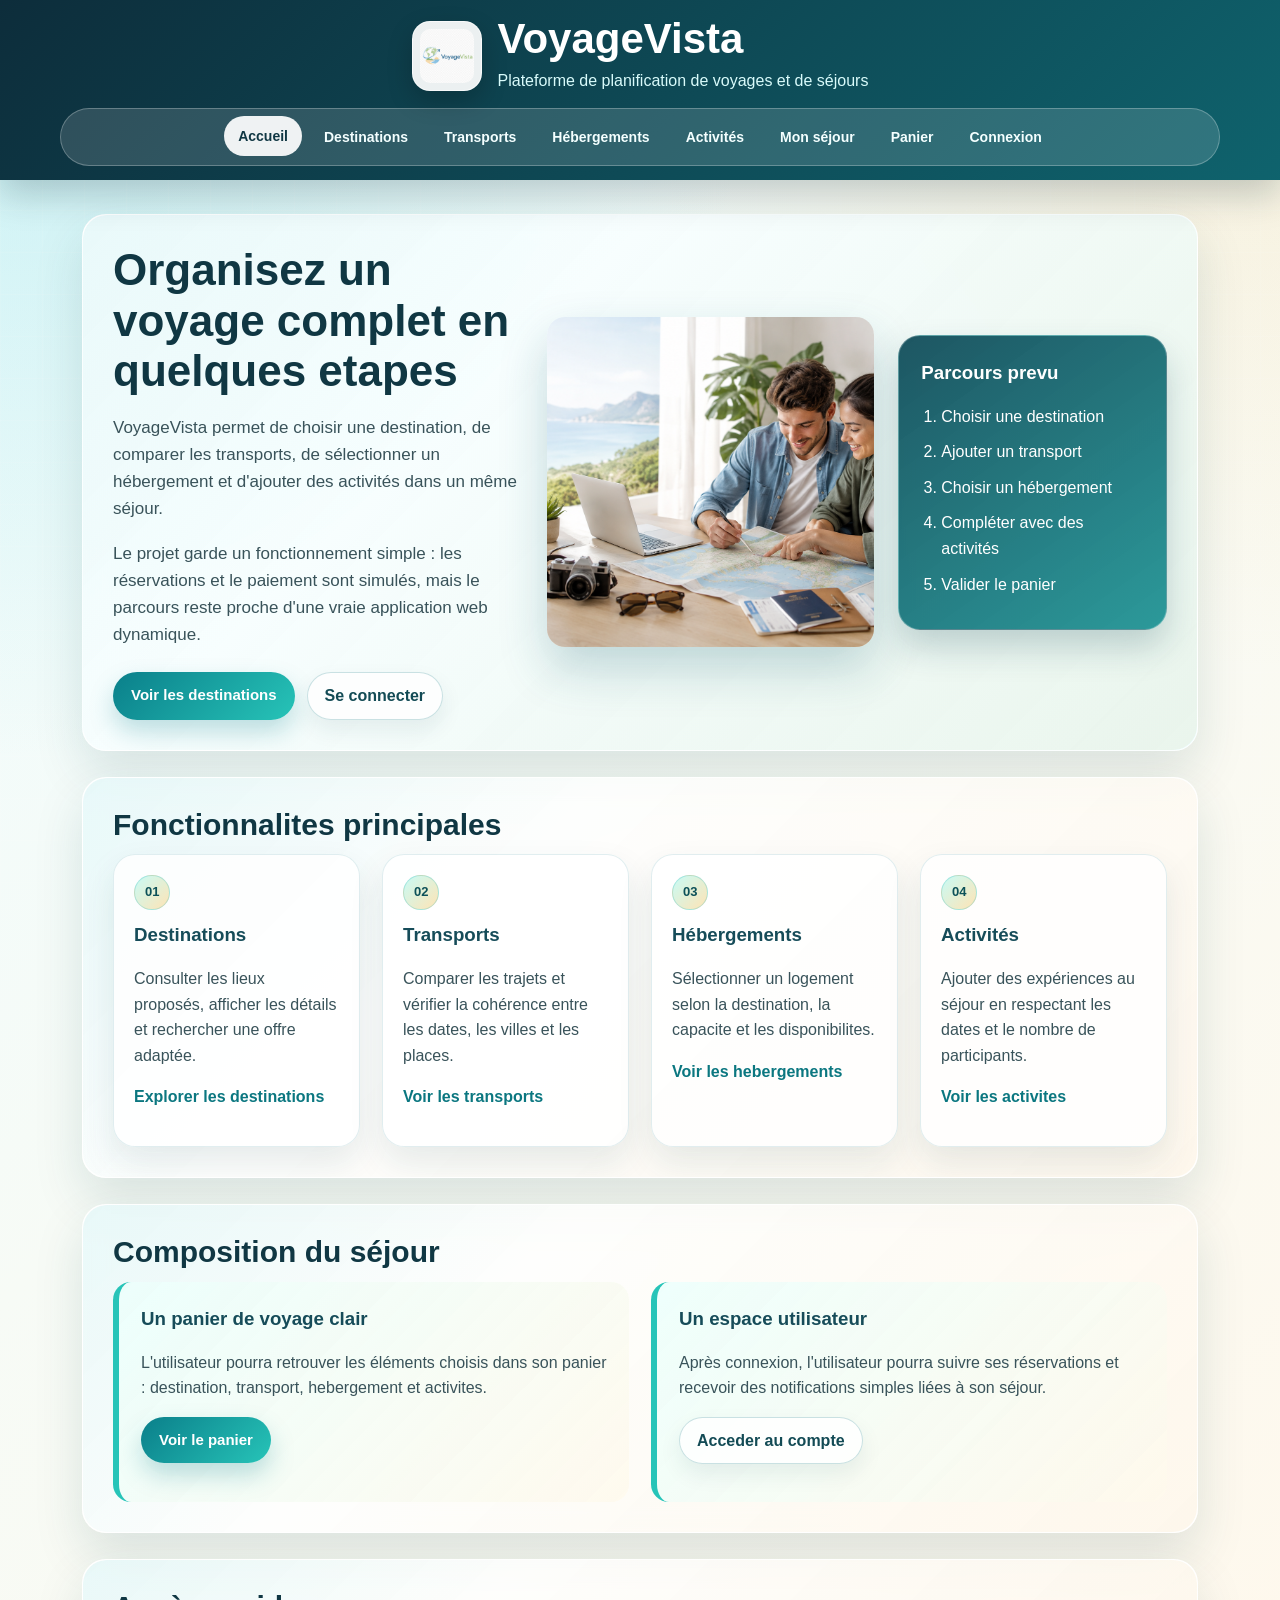
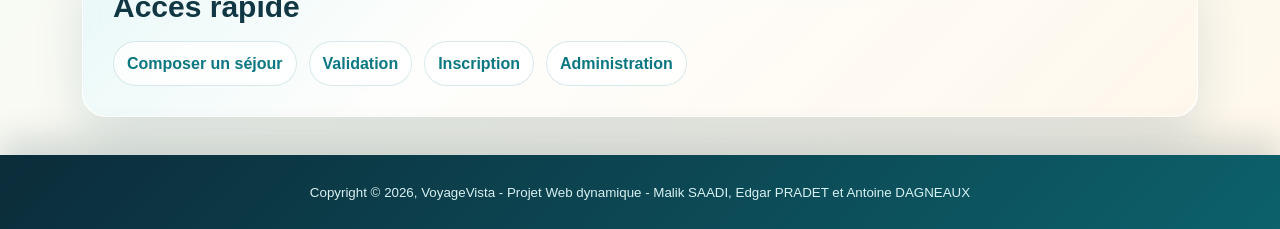
<file: Web Dynamique/Projet Site Internet Voyage/index.html>
<!DOCTYPE html>
<html lang="fr">
<head>
  <meta charset="utf-8">
  <meta name="viewport" content="width=device-width, initial-scale=1">
  <title>VoyageVista - Accueil</title>
  <link rel="stylesheet" href="style.css">
</head>

<body>
  <header>
    <div class="header-title">
      <img class="site-logo" src="assets/images/logo-voyagevista.png" alt="Logo VoyageVista">
      <div>
        <h1>VoyageVista</h1>
        <p>Plateforme de planification de voyages et de séjours</p>
      </div>
    </div>

    <nav>
      <ul>
        <li><a href="index.html">Accueil</a></li>
        <li><a href="destinations.php">Destinations</a></li>
        <li><a href="transports.php">Transports</a></li>
        <li><a href="hebergements.php">Hébergements</a></li>
        <li><a href="activites.php">Activités</a></li>
        <li><a href="sejour.php">Mon séjour</a></li>
        <li><a href="panier.php">Panier</a></li>
        <li><a href="connexion.php">Connexion</a></li>
      </ul>
    </nav>
  </header>

  <main>
    <section class="hero">
      <div class="hero-text">
        <h2>Organisez un voyage complet en quelques etapes</h2>
        <p>
          VoyageVista permet de choisir une destination, de comparer les transports,
          de sélectionner un hébergement et d'ajouter des activités dans un même séjour.
        </p>
        <p>
          Le projet garde un fonctionnement simple : les réservations et le paiement sont simulés,
          mais le parcours reste proche d'une vraie application web dynamique.
        </p>

        <div class="hero-links">
          <a class="button-link" href="destinations.php">Voir les destinations</a>
          <a class="second-link" href="connexion.php">Se connecter</a>
        </div>
      </div>

      <div class="hero-image">
        <img class="hero-img" src="assets/images/hero-voyagevista.png" alt="Voyageurs qui préparent un séjour avec VoyageVista">
      </div>

      <div class="hero-box">
        <h3>Parcours prevu</h3>
        <ol>
          <li>Choisir une destination</li>
          <li>Ajouter un transport</li>
          <li>Choisir un hébergement</li>
          <li>Compléter avec des activités</li>
          <li>Valider le panier</li>
        </ol>
      </div>
    </section>

    <section class="features">
      <h2>Fonctionnalites principales</h2>

      <div class="feature-list">
        <article>
          <span class="tag">01</span>
          <h3>Destinations</h3>
          <p>Consulter les lieux proposés, afficher les détails et rechercher une offre adaptée.</p>
          <p><a href="destinations.php">Explorer les destinations</a></p>
        </article>

        <article>
          <span class="tag">02</span>
          <h3>Transports</h3>
          <p>Comparer les trajets et vérifier la cohérence entre les dates, les villes et les places.</p>
          <p><a href="transports.php">Voir les transports</a></p>
        </article>

        <article>
          <span class="tag">03</span>
          <h3>Hébergements</h3>
          <p>Sélectionner un logement selon la destination, la capacite et les disponibilites.</p>
          <p><a href="hebergements.php">Voir les hebergements</a></p>
        </article>

        <article>
          <span class="tag">04</span>
          <h3>Activités</h3>
          <p>Ajouter des expériences au séjour en respectant les dates et le nombre de participants.</p>
          <p><a href="activites.php">Voir les activites</a></p>
        </article>
      </div>
    </section>

    <section class="planning">
      <h2>Composition du séjour</h2>

      <div class="planning-content">
        <div>
          <h3>Un panier de voyage clair</h3>
          <p>
            L'utilisateur pourra retrouver les éléments choisis dans son panier :
            destination, transport, hebergement et activites.
          </p>
          <p><a class="button-link" href="panier.php">Voir le panier</a></p>
        </div>

        <div>
          <h3>Un espace utilisateur</h3>
          <p>
            Après connexion, l'utilisateur pourra suivre ses réservations et recevoir
            des notifications simples liées à son séjour.
          </p>
          <p><a class="second-link" href="compte.php">Acceder au compte</a></p>
        </div>
      </div>
    </section>

    <section class="quick-links">
      <h2>Accès rapide</h2>
      <p>
        <a href="sejour.php">Composer un séjour</a>
        <a href="validation.php">Validation</a>
        <a href="inscription.php">Inscription</a>
        <a href="admin.php">Administration</a>
      </p>
    </section>
  </main>

  <footer>
    <small>Copyright &copy; 2026, VoyageVista - Projet Web dynamique - Malik SAADI, Edgar PRADET et Antoine DAGNEAUX</small>
  </footer>

  <script src="script.js"></script>
</body>
</html>
</file>
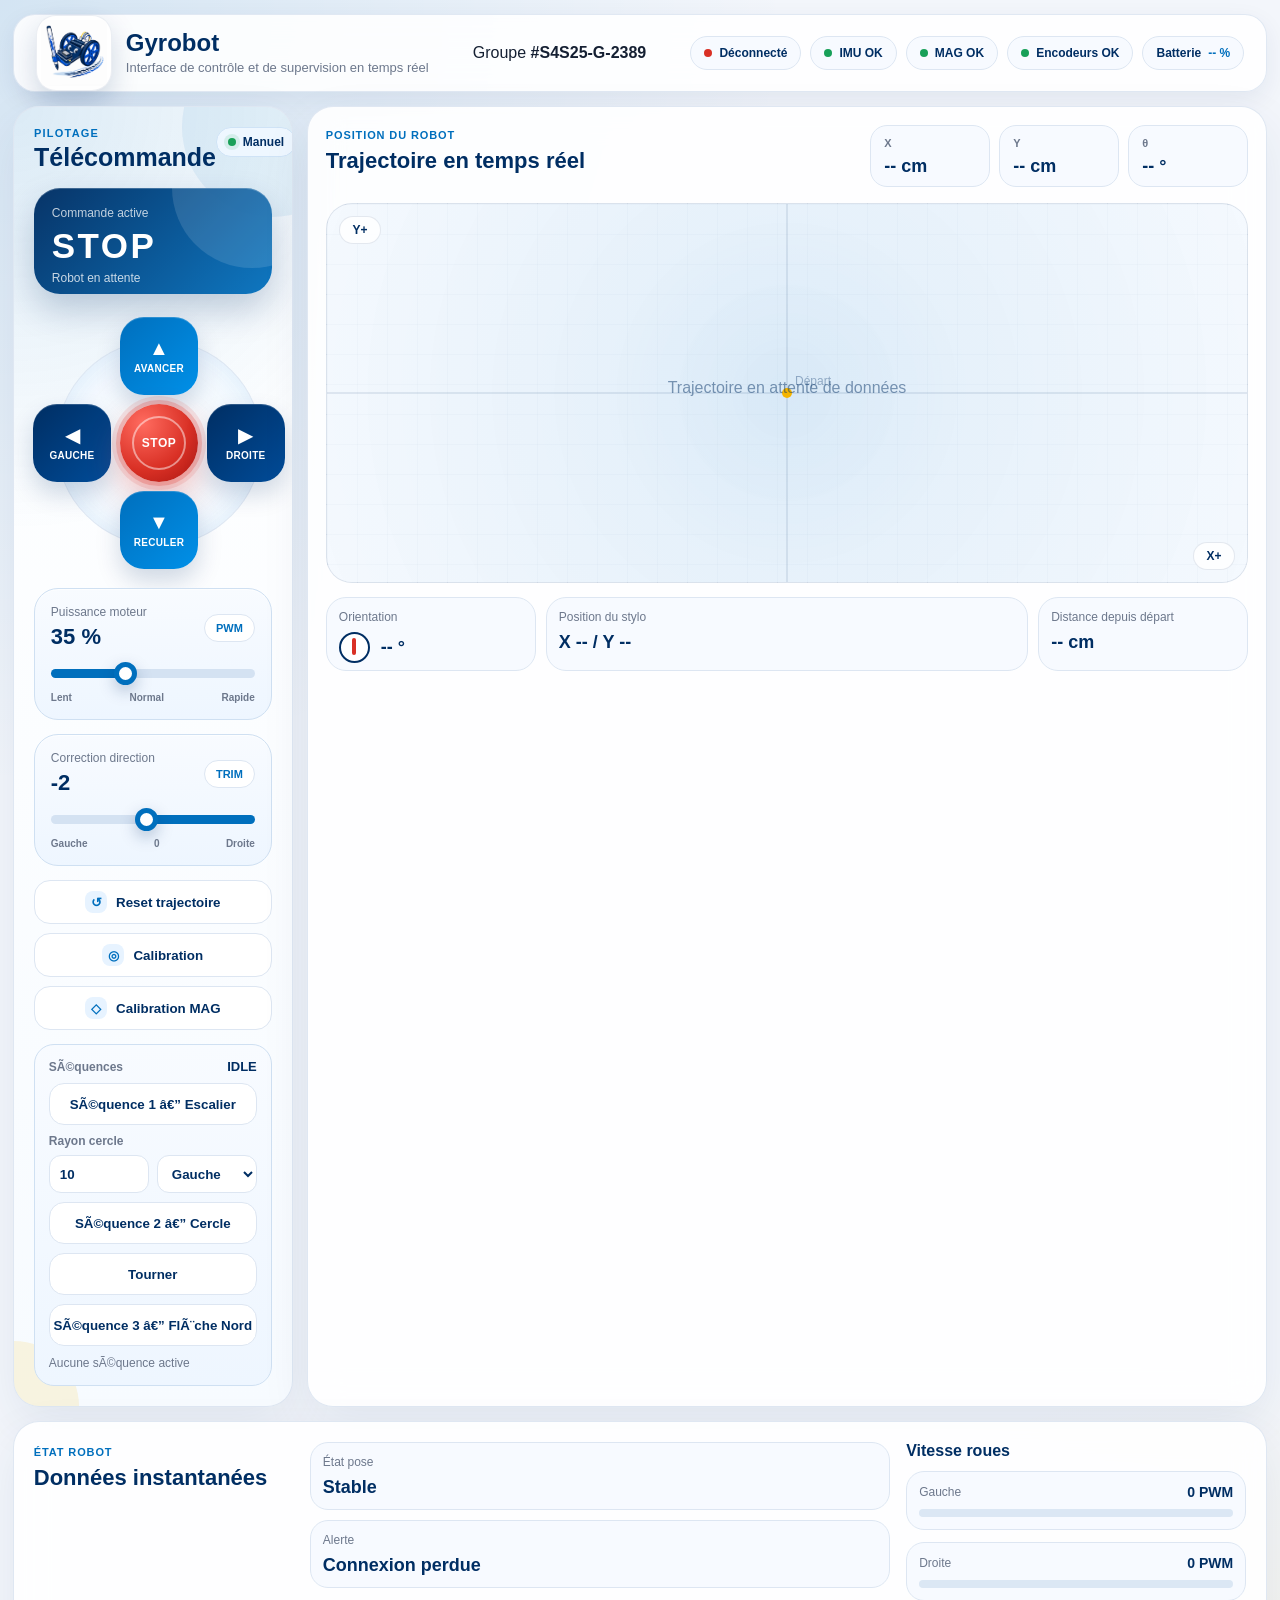
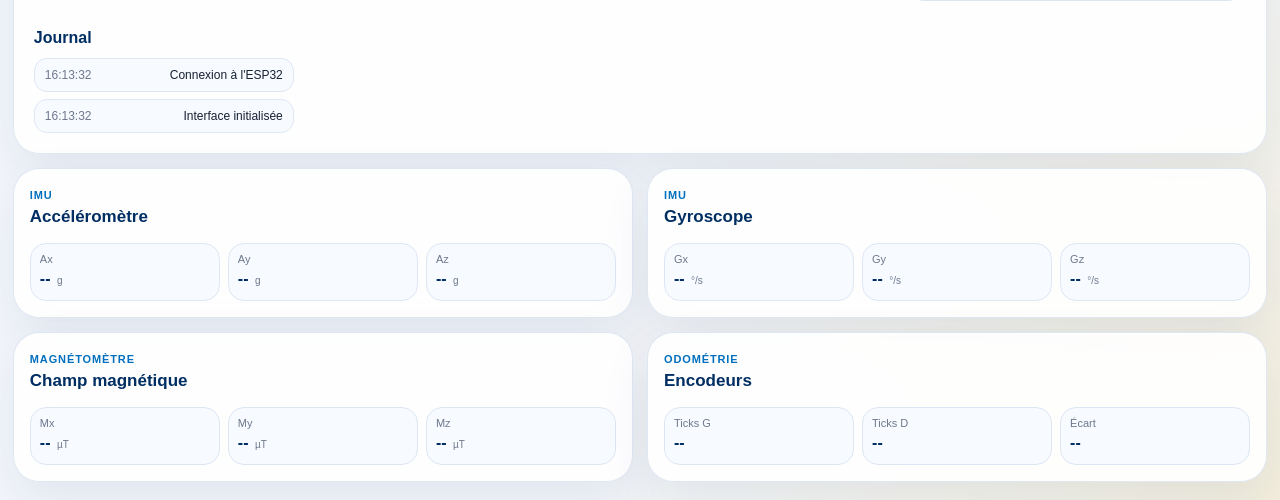
<file: C++/GYROBOT/GUI Projet Gyrobot/index.html>
<!DOCTYPE html>
<html lang="fr">
<head>
    <meta charset="UTF-8">
    <meta name="viewport" content="width=device-width, initial-scale=1.0">
    <title>Gyrobot Interface</title>
    <link rel="stylesheet" href="style.css">
</head>

<body>
    <main class="page">

        <!-- NAVBAR -->
        <header class="navbar">
            <div class="brand">
            <div class="brand-logo">
                <img src="assets/logo_gyrobot.png" alt="Logo Gyrobot">
            </div>
                <div>
                    <h1>Gyrobot</h1>
                    <p>Interface de contrôle et de supervision en temps réel</p>
                </div>
            </div>

            <div class="group-badge">
                <span>Groupe</span>
                <strong>#S4S25-G-2389</strong>
            </div>

            <div class="navbar-status">
                <div class="status-pill ok" id="connectionStatus">
                    <span></span>
                    Connecté
                </div>

                <div class="status-pill ok" id="imuStatus">
                    <span></span>
                    IMU OK
                </div>

                <div class="status-pill ok" id="magStatus">
                    <span></span>
                    MAG OK
                </div>

                <div class="status-pill ok" id="encoderStatus">
                    <span></span>
                    Encodeurs OK
                </div>

                <div class="battery">
                    Batterie <strong id="batteryValue">-- %</strong>
                </div>
            </div>
        </header>

        <!-- HERO / COMMAND CENTER -->
        <section class="hero">

            <!-- LEFT CONTROL AREA -->
<aside class="control-card remote-card">
    <div class="remote-header">
        <div>
            <span class="eyebrow">Pilotage</span>
            <h2>Télécommande</h2>
        </div>

        <div class="remote-mode">
            <span></span>
            Manuel
        </div>
    </div>

    <div class="remote-screen">
        <span>Commande active</span>
        <strong id="currentCommand">STOP</strong>
        <small id="remoteHint">Robot en attente</small>
    </div>

    <div class="remote-pad">
        <button class="remote-btn remote-forward" data-command="forward">
            <span class="arrow">▲</span>
            <strong>Avancer</strong>
        </button>

        <button class="remote-btn remote-left" data-command="left">
            <span class="arrow">◀</span>
            <strong>Gauche</strong>
        </button>

        <button class="remote-btn remote-stop" data-command="stop">
            <span class="stop-core">STOP</span>
        </button>

        <button class="remote-btn remote-right" data-command="right">
            <span class="arrow">▶</span>
            <strong>Droite</strong>
        </button>

        <button class="remote-btn remote-backward" data-command="backward">
            <span class="arrow">▼</span>
            <strong>Reculer</strong>
        </button>
    </div>

    <div class="speed-console">
        <div class="speed-console-top">
            <div>
                <span>Puissance moteur</span>
                <strong id="speedValue">50 %</strong>
            </div>

            <div class="speed-chip">PWM</div>
        </div>

        <input type="range" id="speedRange" min="0" max="100" value="50">

        <div class="speed-scale">
            <span>Lent</span>
            <span>Normal</span>
            <span>Rapide</span>
        </div>
    </div>

    <div class="remote-actions">
        <button id="resetTrajectoryBtn">
            <span>↺</span>
            Reset trajectoire
        </button>

        <button id="calibrateBtn">
            <span>◎</span>
            Calibration
        </button>
    </div>
    
    <div class="sequence-panel">
        <div class="sequence-panel-top">
            <span>SÃ©quences</span>
            <strong id="sequenceStatus">idle</strong>
        </div>

        <button id="stairSequenceBtn">SÃ©quence 1 â€” Escalier</button>
        <div class="circle-sequence-control">
            <label for="circleRadius">Rayon cercle</label>
            <div>
                <input type="number" id="circleRadius" min="2" max="20" value="10" step="0.5">
                <select id="circleDirection">
                    <option value="left">Gauche</option>
                    <option value="right">Droite</option>
                </select>
            </div>
        </div>
        <button id="circleSequenceBtn">SÃ©quence 2 â€” Cercle</button>
        <button id="turnInPlaceBtn">Tourner</button>
        <button id="northArrowSequenceBtn">SÃ©quence 3 â€” FlÃ¨che Nord</button>

        <small id="sequenceStep">Aucune sÃ©quence active</small>
    </div>
</aside>

            <!-- CENTER MAP AREA -->
            <section class="map-card">
                <div class="map-top">
                    <div>
                        <span>Position du robot</span>
                        <h2>Trajectoire en temps réel</h2>
                    </div>

                    <div class="map-metrics">
                        <div>
                            <span>X</span>
                            <strong id="poseEncX">-- cm</strong>
                        </div>
                        <div>
                            <span>Y</span>
                            <strong id="poseEncY">-- cm</strong>
                        </div>
                        <div>
                            <span>θ</span>
                            <strong id="poseEncTheta">-- °</strong>
                        </div>
                    </div>
                </div>

                <div class="map-zone">
                    <canvas id="trajectoryCanvas" width="1000" height="380"></canvas>

                    <div class="axis-label axis-y">Y+</div>
                    <div class="axis-label axis-x">X+</div>
                </div>

                <div class="map-bottom">
                    <div class="orientation-box">
                        <span>Orientation</span>
                        <div class="orientation-line">
                            <div class="mini-compass">
                                <div id="compassNeedle" class="needle"></div>
                            </div>
                            <strong id="orientationText">-- °</strong>
                        </div>
                    </div>

                    <div class="pen-box">
                        <span>Position du stylo</span>
                        <strong id="penPositionValue">X -- / Y --</strong>
                    </div>

                    <div class="distance-box">
                        <span>Distance depuis départ</span>
                        <strong id="distanceValue">-- cm</strong>
                    </div>
                </div>
            </section>

            <!-- RIGHT LIVE STATUS -->
            <aside class="live-card">
                <div class="section-title">
                    <span>État robot</span>
                    <h2>Données instantanées</h2>
                </div>

                <div class="live-state">
                    <div>
                        <span>État pose</span>
                        <strong id="poseStateValue">Stable</strong>
                    </div>

                    <div>
                        <span>Alerte</span>
                        <strong id="alertText">Aucune</strong>
                    </div>
                </div>

                <div class="wheel-preview">
                    <h3>Vitesse roues</h3>

                    <div class="wheel-line">
                        <div class="wheel-info">
                            <span>Gauche</span>
                            <strong id="leftRpmValue">-- tr/min</strong>
                        </div>
                        <div class="bar">
                            <div id="leftRpmBar"></div>
                        </div>
                    </div>

                    <div class="wheel-line">
                        <div class="wheel-info">
                            <span>Droite</span>
                            <strong id="rightRpmValue">-- tr/min</strong>
                        </div>
                        <div class="bar">
                            <div id="rightRpmBar"></div>
                        </div>
                    </div>
                </div>

                <div class="log-card">
                    <h3>Journal</h3>
                    <div id="logList" class="log-list"></div>
                </div>
            </aside>

        </section>

        <!-- LOWER DATA STRIP -->
        <section class="data-strip">

            <article class="sensor-panel">
                <div class="sensor-title">
                    <span>IMU</span>
                    <h3>Accéléromètre</h3>
                </div>

                <div class="sensor-values">
                    <div>
                        <span>Ax</span>
                        <strong id="axValue">--</strong>
                        <small>g</small>
                    </div>
                    <div>
                        <span>Ay</span>
                        <strong id="ayValue">--</strong>
                        <small>g</small>
                    </div>
                    <div>
                        <span>Az</span>
                        <strong id="azValue">--</strong>
                        <small>g</small>
                    </div>
                </div>
            </article>

            <article class="sensor-panel">
                <div class="sensor-title">
                    <span>IMU</span>
                    <h3>Gyroscope</h3>
                </div>

                <div class="sensor-values">
                    <div>
                        <span>Gx</span>
                        <strong id="gxValue">--</strong>
                        <small>°/s</small>
                    </div>
                    <div>
                        <span>Gy</span>
                        <strong id="gyValue">--</strong>
                        <small>°/s</small>
                    </div>
                    <div>
                        <span>Gz</span>
                        <strong id="gzValue">--</strong>
                        <small>°/s</small>
                    </div>
                </div>
            </article>

            <article class="sensor-panel">
                <div class="sensor-title">
                    <span>Magnétomètre</span>
                    <h3>Champ magnétique</h3>
                </div>

                <div class="sensor-values">
                    <div>
                        <span>Mx</span>
                        <strong id="mxValue">--</strong>
                        <small>µT</small>
                    </div>
                    <div>
                        <span>My</span>
                        <strong id="myValue">--</strong>
                        <small>µT</small>
                    </div>
                    <div>
                        <span>Mz</span>
                        <strong id="mzValue">--</strong>
                        <small>µT</small>
                    </div>
                </div>
            </article>

            <article class="sensor-panel">
                <div class="sensor-title">
                    <span>Odométrie</span>
                    <h3>Encodeurs</h3>
                </div>

                <div class="sensor-values">
                    <div>
                        <span>Ticks G</span>
                        <strong id="leftTicksValue">--</strong>
                    </div>
                    <div>
                        <span>Ticks D</span>
                        <strong id="rightTicksValue">--</strong>
                    </div>
                    <div>
                        <span>Écart</span>
                        <strong id="wheelDeltaValue">--</strong>
                    </div>
                </div>
            </article>

        </section>

        <!-- HIDDEN BUT KEPT FOR JS COMPATIBILITY -->
        <div class="hidden-values">
            <span id="imuXValue">--</span>
            <span id="imuYValue">--</span>
            <span id="imuThetaValue">--</span>
            <span id="encXValue">--</span>
            <span id="encYValue">--</span>
            <span id="encThetaValue">--</span>
        </div>

    </main>

    <script src="main.js"></script>
</body>
</html>
</file>
<file: Web Dynamique/Projet Site Internet Voyage/style.css>
/* Style general */
* {
  box-sizing: border-box;
}

html {
  scroll-behavior: smooth;
}

body {
  margin: 0;
  font-family: Arial, Helvetica, sans-serif;
  color: #172b35;
  line-height: 1.6;
  background:
    radial-gradient(circle at top left, rgba(83, 207, 212, 0.25), transparent 34%),
    radial-gradient(circle at top right, rgba(245, 199, 121, 0.22), transparent 30%),
    linear-gradient(135deg, #eefcff 0%, #f7fbf6 42%, #fff8ec 100%);
  min-height: 100vh;
}

body::before {
  content: "";
  position: fixed;
  inset: 0;
  pointer-events: none;
  background-image:
    linear-gradient(rgba(255, 255, 255, 0.35) 1px, transparent 1px),
    linear-gradient(90deg, rgba(255, 255, 255, 0.35) 1px, transparent 1px);
  background-size: 42px 42px;
  opacity: 0.25;
}

a {
  color: #0b7780;
  font-weight: bold;
  text-decoration: none;
  transition: color 0.25s ease, background-color 0.25s ease, transform 0.25s ease;
}

a:hover {
  color: #e27855;
}

img {
  max-width: 100%;
  height: auto;
  border: 0;
  border-radius: 18px;
}

/* En-tête et navigation */
header {
  position: sticky;
  top: 0;
  z-index: 20;
  color: white;
  padding: 18px 22px 14px 22px;
  background:
    linear-gradient(135deg, rgba(12, 44, 58, 0.96), rgba(14, 102, 112, 0.93)),
    rgba(12, 44, 58, 0.94);
  box-shadow: 0 14px 34px rgba(9, 40, 52, 0.22);
  backdrop-filter: blur(14px);
}

.header-title {
  max-width: 1160px;
  margin: 0 auto 14px auto;
  display: flex;
  justify-content: center;
  align-items: center;
  gap: 16px;
}

.header-title div {
  text-align: left;
}

.site-logo {
  width: 70px;
  height: 70px;
  object-fit: contain;
  background-color: rgba(255, 255, 255, 0.92);
  border: 1px solid rgba(255, 255, 255, 0.65);
  border-radius: 18px;
  padding: 7px;
  box-shadow: 0 10px 26px rgba(0, 0, 0, 0.20);
}

header h1 {
  margin: 0;
  font-size: 42px;
  line-height: 1;
}

header p {
  margin: 8px 0 0 0;
  color: #d9fbfb;
}

nav {
  max-width: 1160px;
  margin: auto;
  padding: 8px;
  border: 1px solid rgba(255, 255, 255, 0.26);
  border-radius: 999px;
  background-color: rgba(255, 255, 255, 0.14);
}

nav ul {
  display: flex;
  justify-content: center;
  flex-wrap: wrap;
  gap: 8px;
  list-style-type: none;
  padding: 0;
  margin: 0;
}

nav a {
  display: block;
  color: #f4ffff;
  text-decoration: none;
  padding: 9px 14px;
  border-radius: 999px;
  font-size: 14px;
}

nav a:hover,
nav a.active-link {
  color: #103743;
  background-color: rgba(255, 255, 255, 0.92);
  transform: translateY(-1px);
}

/* Mise en page */
main {
  position: relative;
  z-index: 1;
  max-width: 1160px;
  margin: 34px auto;
  padding-left: 22px;
  padding-right: 22px;
}

.layout {
  display: flex;
  gap: 22px;
  margin: 22px;
}

section {
  position: relative;
  padding: 30px;
  margin-bottom: 26px;
  border: 1px solid rgba(255, 255, 255, 0.75);
  border-radius: 24px;
  background: rgba(255, 255, 255, 0.78);
  box-shadow: 0 22px 50px rgba(18, 70, 80, 0.13);
  backdrop-filter: blur(12px);
  overflow: hidden;
}

section::before {
  content: "";
  position: absolute;
  inset: 0;
  pointer-events: none;
  border-radius: 24px;
  background: linear-gradient(135deg, rgba(79, 206, 214, 0.12), transparent 35%, rgba(247, 200, 123, 0.12));
}

section > * {
  position: relative;
  z-index: 1;
}

section h2 {
  margin-top: 0;
  margin-bottom: 12px;
  color: #103743;
  font-size: 30px;
  line-height: 1.15;
}

section h3 {
  color: #164c59;
  margin-bottom: 8px;
}

section p {
  color: #39535a;
}

/* Accueil */
.hero {
  display: grid;
  grid-template-columns: 1.25fr 1fr 0.82fr;
  gap: 24px;
  align-items: center;
  min-height: 430px;
  background:
    linear-gradient(135deg, rgba(255, 255, 255, 0.82), rgba(224, 250, 251, 0.74)),
    rgba(255, 255, 255, 0.78);
}

.hero-text h2 {
  font-size: 44px;
  margin-bottom: 14px;
}

.hero-text p {
  font-size: 17px;
}

.hero-image {
  min-width: 260px;
}

.hero-img {
  width: 100%;
  height: 330px;
  object-fit: cover;
  display: block;
  box-shadow: 0 22px 48px rgba(21, 94, 111, 0.23);
}

.hero-box {
  color: white;
  padding: 22px;
  border: 1px solid rgba(255, 255, 255, 0.26);
  border-radius: 22px;
  background: linear-gradient(145deg, rgba(16, 76, 89, 0.94), rgba(17, 141, 143, 0.88));
  box-shadow: 0 18px 34px rgba(13, 70, 82, 0.22);
}

.hero-box h3 {
  color: white;
  margin-top: 0;
}

.hero-box ol {
  padding-left: 20px;
  margin-bottom: 0;
}

.hero-box li {
  margin-bottom: 10px;
}

.hero-links {
  display: flex;
  flex-wrap: wrap;
  gap: 12px;
  margin-top: 24px;
}

/* Cartes */
.feature-list,
.card-list {
  display: grid;
  grid-template-columns: repeat(auto-fit, minmax(230px, 1fr));
  gap: 22px;
}

article,
.card {
  min-width: 0;
  padding: 20px;
  border: 1px solid rgba(14, 118, 128, 0.12);
  border-radius: 22px;
  background: rgba(255, 255, 255, 0.82);
  box-shadow: 0 16px 34px rgba(18, 70, 80, 0.10);
  transition: transform 0.25s ease, box-shadow 0.25s ease, border-color 0.25s ease;
}

article:hover,
.card:hover {
  transform: translateY(-6px);
  border-color: rgba(31, 175, 181, 0.42);
  box-shadow: 0 24px 46px rgba(18, 70, 80, 0.18);
}

article h3,
.card h3 {
  margin-top: 10px;
}

.card-image {
  width: 100%;
  height: 185px;
  object-fit: cover;
  margin-bottom: 14px;
  display: block;
  border-radius: 18px;
  background-color: #dceff0;
}

.detail-image {
  width: 100%;
  height: 370px;
  object-fit: cover;
  margin-bottom: 20px;
  display: block;
  border-radius: 22px;
  background-color: #dceff0;
  box-shadow: 0 18px 42px rgba(18, 70, 80, 0.16);
}

.page-image {
  width: 100%;
  height: 300px;
  object-fit: cover;
  margin-bottom: 22px;
  display: block;
  border-radius: 22px;
  background-color: #dceff0;
  box-shadow: 0 18px 42px rgba(18, 70, 80, 0.14);
}

.tag {
  display: inline-block;
  color: #0d5159;
  padding: 6px 10px;
  border-radius: 999px;
  font-size: 13px;
  font-weight: bold;
  background: linear-gradient(135deg, #c8fbf6, #ffe4b5);
  border: 1px solid rgba(31, 175, 181, 0.25);
}

/* Boutons */
.button-link,
button,
input[type="submit"] {
  display: inline-block;
  color: white;
  padding: 11px 18px;
  border: 0;
  border-radius: 999px;
  text-decoration: none;
  cursor: pointer;
  font-family: Arial, Helvetica, sans-serif;
  font-size: 15px;
  font-weight: bold;
  background: linear-gradient(135deg, #0a7f8a, #27c4b8);
  box-shadow: 0 12px 24px rgba(12, 127, 138, 0.25);
  transition: transform 0.22s ease, box-shadow 0.22s ease, filter 0.22s ease;
}

.button-link:hover,
button:hover,
input[type="submit"]:hover {
  color: white;
  transform: translateY(-2px);
  filter: brightness(1.06);
  box-shadow: 0 16px 30px rgba(12, 127, 138, 0.32);
}

.button-link:active,
button:active,
input[type="submit"]:active {
  transform: translateY(0);
  box-shadow: 0 8px 16px rgba(12, 127, 138, 0.22);
}

.second-link {
  display: inline-block;
  color: #134b55;
  padding: 10px 17px;
  text-decoration: none;
  border: 1px solid rgba(16, 120, 130, 0.22);
  border-radius: 999px;
  background: rgba(255, 255, 255, 0.86);
  box-shadow: 0 10px 22px rgba(18, 70, 80, 0.08);
}

.second-link:hover {
  color: #0d5159;
  background-color: #e9fffb;
  transform: translateY(-2px);
}

/* Composition du séjour */
.planning-content {
  display: grid;
  grid-template-columns: repeat(2, minmax(0, 1fr));
  gap: 22px;
}

.planning-content div {
  padding: 22px;
  border-left: 6px solid #27c4b8;
  border-radius: 18px;
  background: linear-gradient(135deg, rgba(236, 255, 252, 0.88), rgba(255, 249, 235, 0.78));
}

.planning-content h3 {
  margin-top: 0;
}

.quick-links p {
  display: flex;
  flex-wrap: wrap;
  gap: 12px;
  margin-bottom: 0;
}

.quick-links a {
  padding: 9px 13px;
  border-radius: 999px;
  background-color: rgba(255, 255, 255, 0.82);
  border: 1px solid rgba(14, 118, 128, 0.16);
}

.quick-links a:hover {
  background-color: #dffdfa;
}

/* Formulaires */
form {
  max-width: 690px;
  margin: 22px auto;
  padding: 24px;
  border: 1px solid rgba(14, 118, 128, 0.16);
  border-radius: 22px;
  background: rgba(255, 255, 255, 0.78);
  box-shadow: 0 18px 36px rgba(18, 70, 80, 0.10);
}

label {
  display: block;
  margin-top: 14px;
  margin-bottom: 6px;
  color: #153c45;
  font-weight: bold;
}

input,
select,
textarea {
  width: 100%;
  padding: 12px 13px;
  margin-top: 0;
  border: 1px solid rgba(16, 91, 104, 0.20);
  border-radius: 14px;
  box-sizing: border-box;
  color: #173740;
  background-color: rgba(255, 255, 255, 0.92);
  font-family: Arial, Helvetica, sans-serif;
  font-size: 15px;
  transition: border-color 0.2s ease, box-shadow 0.2s ease, background-color 0.2s ease;
}

input:focus,
select:focus,
textarea:focus {
  border-color: #20bfc0;
  outline: none;
  background-color: white;
  box-shadow: 0 0 0 4px rgba(32, 191, 192, 0.15);
}

.field-error {
  border-color: #d94955;
  box-shadow: 0 0 0 4px rgba(217, 73, 85, 0.14);
}

textarea {
  min-height: 125px;
  resize: vertical;
}

form button {
  margin-top: 18px;
}

.form-container,
.cart-container,
.result-box {
  padding: 22px;
  border: 1px solid rgba(14, 118, 128, 0.16);
  border-radius: 22px;
  background-color: rgba(255, 255, 255, 0.78);
}

/* Tableaux et messages */
table {
  width: 100%;
  border-collapse: separate;
  border-spacing: 0;
  margin-top: 20px;
  margin-bottom: 22px;
  overflow: hidden;
  border-radius: 18px;
  background-color: white;
  box-shadow: 0 16px 34px rgba(18, 70, 80, 0.09);
}

th,
td {
  padding: 13px 14px;
  text-align: left;
  border-bottom: 1px solid rgba(16, 91, 104, 0.11);
}

th {
  color: #123a43;
  background: linear-gradient(135deg, #d9fbf7, #fff2d5);
}

tr:last-child td {
  border-bottom: 0;
}

tr:hover td {
  background-color: rgba(234, 255, 251, 0.62);
}

td form {
  max-width: none;
  margin: 0;
  padding: 0;
  border: none;
  border-radius: 0;
  background: none;
  box-shadow: none;
}

.success {
  color: #087c62;
  font-weight: bold;
}

.error {
  color: #c53b44;
  font-weight: bold;
}

.info-box {
  padding: 18px 20px;
  border-left: 6px solid #27c4b8;
  border-radius: 18px;
  background: rgba(232, 255, 251, 0.86);
}

/* Apparition douce */
.reveal {
  opacity: 0;
  transform: translateY(18px);
  transition: opacity 0.65s ease, transform 0.65s ease;
}

.reveal.visible {
  opacity: 1;
  transform: translateY(0);
}

/* Pied de page */
footer {
  position: relative;
  z-index: 1;
  color: #e9ffff;
  text-align: center;
  padding: 24px;
  margin-top: 38px;
  background: linear-gradient(135deg, #0c2c3a, #0c616b);
  box-shadow: 0 -16px 34px rgba(9, 40, 52, 0.16);
}

footer small {
  opacity: 0.92;
}

/* Adaptation mobile */
@media screen and (max-width: 900px) {
  header {
    position: static;
  }

  .hero {
    grid-template-columns: 1fr;
  }

  .hero-text h2 {
    font-size: 34px;
  }

  .planning-content {
    grid-template-columns: 1fr;
  }
}

@media screen and (max-width: 700px) {
  header {
    padding: 16px 14px 12px 14px;
  }

  header h1 {
    font-size: 31px;
  }

  .header-title {
    flex-direction: column;
    gap: 10px;
  }

  .header-title div {
    text-align: center;
  }

  .site-logo {
    width: 60px;
    height: 60px;
  }

  nav {
    border-radius: 22px;
  }

  nav ul,
  .layout {
    flex-direction: column;
  }

  nav a {
    text-align: center;
    padding: 9px 12px;
  }

  main {
    margin-top: 22px;
    padding-left: 12px;
    padding-right: 12px;
  }

  section {
    padding: 20px;
    border-radius: 20px;
  }

  section h2 {
    font-size: 25px;
  }

  .hero-text h2 {
    font-size: 29px;
  }

  .hero-img,
  .page-image,
  .detail-image {
    height: 220px;
  }

  .card-image {
    height: 190px;
  }

  .hero-links,
  .quick-links p {
    flex-direction: column;
    align-items: stretch;
  }

  .button-link,
  .second-link,
  button,
  input[type="submit"] {
    width: 100%;
    text-align: center;
  }

  table {
    display: block;
    overflow-x: auto;
    white-space: nowrap;
  }

  form {
    padding: 18px;
  }
}
</file>
<file: C++/GYROBOT/GUI Projet Gyrobot/style.css>
:root {
    --blue-dark: #002e63;
    --blue: #006fbd;
    --blue-light: #e7f3ff;
    --yellow: #f5b400;
    --red: #d93025;
    --green: #18a058;
    --orange: #e89a00;

    --bg: #f3f6fb;
    --white: #ffffff;
    --text: #152033;
    --muted: #6d788c;
    --border: #dde6f2;

    --shadow: 0 18px 50px rgba(0, 46, 99, 0.08);
    --soft-shadow: 0 8px 24px rgba(0, 46, 99, 0.07);
}

* {
    margin: 0;
    padding: 0;
    box-sizing: border-box;
}

body {
    min-height: 100vh;
    font-family: Arial, Helvetica, sans-serif;
    color: var(--text);
    background:
        radial-gradient(circle at top left, rgba(0, 111, 189, 0.13), transparent 32%),
        radial-gradient(circle at bottom right, rgba(245, 180, 0, 0.12), transparent 30%),
        var(--bg);
}

button,
input {
    font-family: inherit;
}

.page {
    width: min(1760px, 98vw);
    margin: 0 auto;
    padding: 14px 0 18px;
}

/* NAVBAR */

.navbar {
    height: 78px;
    border-radius: 22px;
    padding: 0 22px;
    background: rgba(255, 255, 255, 0.88);
    border: 1px solid rgba(221, 230, 242, 0.9);
    box-shadow: var(--soft-shadow);
    display: flex;
    justify-content: space-between;
    align-items: center;
    backdrop-filter: blur(16px);
}

.brand {
    display: flex;
    align-items: center;
    gap: 14px;
}

.brand-mark {
    width: 46px;
    height: 46px;
    border-radius: 15px;
    display: grid;
    place-items: center;
    background: linear-gradient(135deg, var(--blue-dark), var(--blue));
    color: white;
    font-weight: 900;
    font-size: 23px;
    box-shadow: 0 10px 24px rgba(0, 46, 99, 0.22);
}

.brand h1 {
    color: var(--blue-dark);
    font-size: 24px;
    line-height: 1;
}

.brand p {
    margin-top: 5px;
    color: var(--muted);
    font-size: 13px;
}

.navbar-status {
    display: flex;
    align-items: center;
    gap: 9px;
}

.status-pill,
.battery {
    height: 34px;
    border-radius: 999px;
    padding: 0 13px;
    display: flex;
    align-items: center;
    gap: 7px;
    background: #f7faff;
    border: 1px solid var(--border);
    color: var(--blue-dark);
    font-size: 12px;
    font-weight: 700;
    white-space: nowrap;
}

.status-pill span {
    width: 8px;
    height: 8px;
    border-radius: 50%;
}

.status-pill.ok span {
    background: var(--green);
}

.status-pill.warning span {
    background: var(--orange);
}

.status-pill.error span {
    background: var(--red);
}

.battery strong {
    color: var(--blue);
}

/* HERO DESKTOP */

.hero {
    margin-top: 14px;
    display: grid;
    grid-template-columns: 310px minmax(640px, 1fr) 330px;
    gap: 14px;
    min-height: 540px;
}

.control-card,
.map-card,
.live-card,
.sensor-panel {
    background: rgba(255, 255, 255, 0.9);
    border: 1px solid rgba(221, 230, 242, 0.94);
    border-radius: 26px;
    box-shadow: var(--shadow);
    backdrop-filter: blur(16px);
}

.control-card,
.live-card {
    padding: 20px;
}

.map-card {
    padding: 18px;
    overflow: hidden;
}

.section-title span,
.map-top span,
.sensor-title span {
    color: var(--blue);
    font-size: 11px;
    font-weight: 800;
    letter-spacing: 0.08em;
    text-transform: uppercase;
}

.section-title h2,
.map-top h2 {
    margin-top: 5px;
    font-size: 22px;
    color: var(--blue-dark);
}

.sensor-title h3 {
    margin-top: 4px;
    font-size: 17px;
    color: var(--blue-dark);
}

/* CONTROL */

.command-display {
    margin-top: 22px;
    height: 80px;
    border-radius: 20px;
    padding: 15px;
    background:
        linear-gradient(135deg, rgba(0, 46, 99, 0.98), rgba(0, 111, 189, 0.94));
    color: white;
}

.command-display span {
    display: block;
    font-size: 12px;
    opacity: 0.78;
    margin-bottom: 8px;
}

.command-display strong {
    font-size: 28px;
    letter-spacing: 0.06em;
}

.control-pad {
    margin-top: 18px;
    display: grid;
    grid-template-columns: repeat(3, 1fr);
    gap: 9px;
}

.cmd-btn {
    height: 55px;
    border: none;
    border-radius: 16px;
    background: var(--blue-dark);
    color: white;
    font-weight: 900;
    font-size: 12px;
    cursor: pointer;
    transition: transform 0.12s ease, box-shadow 0.12s ease, background 0.12s ease;
}

.cmd-btn:hover {
    transform: translateY(-2px);
    box-shadow: 0 10px 24px rgba(0, 46, 99, 0.18);
}

.cmd-btn:active {
    transform: scale(0.98);
}

.forward {
    grid-column: 2;
    background: var(--blue);
}

.left {
    grid-column: 1;
}

.stop {
    grid-column: 2;
    background: var(--red);
}

.right {
    grid-column: 3;
}

.backward {
    grid-column: 2;
    background: var(--blue);
}

.speed-control {
    margin-top: 20px;
    padding: 15px;
    border-radius: 19px;
    background: #f7faff;
    border: 1px solid var(--border);
}

.speed-header {
    display: flex;
    justify-content: space-between;
    align-items: center;
    margin-bottom: 13px;
}

.speed-header span {
    color: var(--muted);
    font-size: 13px;
}

.speed-header strong {
    color: var(--blue-dark);
    font-size: 18px;
}

.speed-control input {
    width: 100%;
}

.control-actions {
    display: grid;
    grid-template-columns: 1fr;
    gap: 9px;
    margin-top: 16px;
}

.control-actions button {
    height: 42px;
    border-radius: 14px;
    border: 1px solid var(--border);
    background: white;
    color: var(--blue-dark);
    cursor: pointer;
    font-weight: 800;
}

.control-actions button:hover {
    background: var(--blue-light);
}

/* MAP */

.map-top {
    display: flex;
    justify-content: space-between;
    align-items: flex-start;
    gap: 20px;
}

.map-metrics {
    display: grid;
    grid-template-columns: repeat(3, 120px);
    gap: 9px;
}

.map-metrics div {
    height: 62px;
    border-radius: 17px;
    border: 1px solid var(--border);
    background: #f7faff;
    padding: 11px 13px;
}

.map-metrics span {
    display: block;
    color: var(--muted);
    font-size: 11px;
    text-transform: none;
    letter-spacing: normal;
    font-weight: 700;
}

.map-metrics strong {
    display: block;
    margin-top: 7px;
    color: var(--blue-dark);
    font-size: 18px;
}

.map-zone {
    position: relative;
    height: 380px;
    margin-top: 16px;
    border-radius: 26px;
    overflow: hidden;
    border: 1px solid rgba(0, 46, 99, 0.12);
    background:
        radial-gradient(circle at center, rgba(0, 111, 189, 0.08), transparent 34%),
        linear-gradient(rgba(0, 46, 99, 0.055) 1px, transparent 1px),
        linear-gradient(90deg, rgba(0, 46, 99, 0.055) 1px, transparent 1px),
        #f8fbff;
    background-size: 100% 100%, 30px 30px, 30px 30px;
}

#trajectoryCanvas {
    width: 100%;
    height: 100%;
    display: block;
}

.axis-label {
    position: absolute;
    height: 28px;
    min-width: 42px;
    display: grid;
    place-items: center;
    border-radius: 999px;
    background: rgba(255, 255, 255, 0.82);
    border: 1px solid rgba(0, 46, 99, 0.1);
    color: var(--blue-dark);
    font-size: 12px;
    font-weight: 900;
    backdrop-filter: blur(12px);
}

.axis-y {
    top: 12px;
    left: 12px;
}

.axis-x {
    right: 12px;
    bottom: 12px;
}

.map-bottom {
    margin-top: 14px;
    display: grid;
    grid-template-columns: 210px 1fr 210px;
    gap: 10px;
}

.orientation-box,
.pen-box,
.distance-box {
    height: 74px;
    border-radius: 20px;
    border: 1px solid var(--border);
    background: #f7faff;
    padding: 12px;
}

.orientation-box span,
.pen-box span,
.distance-box span {
    display: block;
    color: var(--muted);
    font-size: 12px;
    margin-bottom: 8px;
}

.orientation-line {
    display: flex;
    align-items: center;
    gap: 11px;
}

.mini-compass {
    width: 31px;
    height: 31px;
    border-radius: 50%;
    background: white;
    border: 2px solid var(--blue-dark);
    position: relative;
}

.needle {
    position: absolute;
    width: 4px;
    height: 17px;
    background: var(--red);
    left: 50%;
    top: 4px;
    transform: translateX(-50%) rotate(0deg);
    transform-origin: 50% 12px;
    border-radius: 999px;
}

.orientation-line strong,
.pen-box strong,
.distance-box strong {
    color: var(--blue-dark);
    font-size: 18px;
}

/* LIVE */

.live-state {
    margin-top: 22px;
    display: grid;
    grid-template-columns: 1fr;
    gap: 10px;
}

.live-state div {
    height: 68px;
    border-radius: 18px;
    border: 1px solid var(--border);
    background: #f7faff;
    padding: 12px;
}

.live-state span {
    display: block;
    color: var(--muted);
    font-size: 12px;
    margin-bottom: 8px;
}

.live-state strong {
    color: var(--blue-dark);
    font-size: 18px;
}

.wheel-preview {
    margin-top: 18px;
}

.wheel-preview h3,
.log-card h3 {
    color: var(--blue-dark);
    font-size: 16px;
    margin-bottom: 11px;
}

.wheel-line {
    margin-bottom: 12px;
    padding: 12px;
    background: #f7faff;
    border: 1px solid var(--border);
    border-radius: 18px;
}

.wheel-info {
    display: flex;
    justify-content: space-between;
    align-items: center;
}

.wheel-info span {
    color: var(--muted);
    font-size: 12px;
}

.wheel-info strong {
    color: var(--blue-dark);
    font-size: 14px;
}

.bar {
    height: 8px;
    margin-top: 9px;
    background: #dbe7f4;
    border-radius: 999px;
    overflow: hidden;
}

.bar div {
    height: 100%;
    width: 0%;
    border-radius: 999px;
    background: linear-gradient(90deg, var(--blue-dark), var(--blue));
    transition: width 0.2s ease;
}

.log-card {
    margin-top: 18px;
}

.log-list {
    display: flex;
    flex-direction: column;
    gap: 7px;
    max-height: 150px;
    overflow-y: auto;
}

.log-item {
    padding: 9px 10px;
    border-radius: 13px;
    background: #f7faff;
    border: 1px solid var(--border);
    display: flex;
    justify-content: space-between;
    gap: 10px;
    font-size: 12px;
}

.log-item span:first-child {
    color: var(--muted);
}

/* DATA STRIP */

.data-strip {
    margin-top: 14px;
    display: grid;
    grid-template-columns: repeat(4, 1fr);
    gap: 14px;
}

.sensor-panel {
    min-height: 126px;
    padding: 16px;
}

.sensor-values {
    margin-top: 16px;
    display: grid;
    grid-template-columns: repeat(3, 1fr);
    gap: 8px;
}

.sensor-values div {
    height: 58px;
    border-radius: 16px;
    padding: 9px;
    background: #f7faff;
    border: 1px solid var(--border);
}

.sensor-values span {
    display: block;
    color: var(--muted);
    font-size: 11px;
    margin-bottom: 5px;
}

.sensor-values strong {
    color: var(--blue-dark);
    font-size: 16px;
}

.sensor-values small {
    color: var(--muted);
    font-size: 10px;
    margin-left: 2px;
}

.hidden-values {
    display: none;
}

/* RESPONSIVE */

@media (max-width: 1320px) {
    .hero {
        grid-template-columns: 280px minmax(560px, 1fr);
    }

    .live-card {
        grid-column: 1 / span 2;
        display: grid;
        grid-template-columns: 260px 1fr 340px;
        gap: 16px;
        align-items: start;
    }

    .live-card .section-title {
        grid-column: 1;
    }

    .live-state {
        margin-top: 0;
    }

    .wheel-preview {
        margin-top: 0;
    }

    .log-card {
        margin-top: 0;
    }

    .data-strip {
        grid-template-columns: repeat(2, 1fr);
    }
}

@media (max-width: 900px) {
    .navbar {
        height: auto;
        padding: 16px;
        flex-direction: column;
        align-items: flex-start;
    }

    .navbar-status {
        flex-wrap: wrap;
    }

    .hero {
        grid-template-columns: 1fr;
    }

    .live-card {
        grid-column: auto;
        display: block;
    }

    .map-top,
    .map-bottom {
        grid-template-columns: 1fr;
        display: grid;
    }

    .map-metrics {
        grid-template-columns: repeat(3, 1fr);
        width: 100%;
    }

    .data-strip {
        grid-template-columns: 1fr;
    }
}

/* =========================================================
   PREMIUM REMOTE CONTROL
========================================================= */

.remote-card {
    position: relative;
    padding: 20px;
    overflow: hidden;
    background:
        radial-gradient(circle at top left, rgba(0, 111, 189, 0.14), transparent 32%),
        linear-gradient(180deg, #ffffff 0%, #f7fbff 100%);
}

.remote-card::before {
    content: "";
    position: absolute;
    width: 180px;
    height: 180px;
    right: -70px;
    top: -70px;
    border-radius: 50%;
    background: rgba(0, 111, 189, 0.08);
}

.remote-card::after {
    content: "";
    position: absolute;
    width: 130px;
    height: 130px;
    left: -65px;
    bottom: -65px;
    border-radius: 50%;
    background: rgba(245, 180, 0, 0.12);
}

.remote-card > * {
    position: relative;
    z-index: 2;
}

.remote-header {
    display: flex;
    align-items: flex-start;
    justify-content: space-between;
    margin-bottom: 18px;
}

.eyebrow {
    display: block;
    color: var(--blue);
    font-size: 11px;
    font-weight: 900;
    letter-spacing: 0.11em;
    text-transform: uppercase;
    margin-bottom: 6px;
}

.remote-header h2 {
    color: var(--blue-dark);
    font-size: 25px;
    line-height: 1;
}

.remote-mode {
    height: 30px;
    padding: 0 11px;
    border-radius: 999px;
    background: #eef7ff;
    border: 1px solid #cfe3f6;
    color: var(--blue-dark);
    display: flex;
    align-items: center;
    gap: 7px;
    font-size: 12px;
    font-weight: 800;
}

.remote-mode span {
    width: 8px;
    height: 8px;
    background: var(--green);
    border-radius: 50%;
    box-shadow: 0 0 0 4px rgba(24, 160, 88, 0.12);
}

/* Écran de commande */

.remote-screen {
    position: relative;
    height: 106px;
    border-radius: 26px;
    padding: 18px;
    color: white;
    background:
        linear-gradient(135deg, rgba(0, 46, 99, 0.97), rgba(0, 111, 189, 0.94));
    box-shadow:
        inset 0 1px 0 rgba(255, 255, 255, 0.22),
        0 16px 34px rgba(0, 46, 99, 0.22);
    overflow: hidden;
}

.remote-screen::before {
    content: "";
    position: absolute;
    width: 160px;
    height: 160px;
    right: -60px;
    top: -80px;
    border-radius: 50%;
    background: rgba(255, 255, 255, 0.12);
}

.remote-screen span {
    display: block;
    font-size: 12px;
    opacity: 0.75;
    margin-bottom: 8px;
}

.remote-screen strong {
    display: block;
    font-size: 35px;
    line-height: 1;
    letter-spacing: 0.07em;
}

.remote-screen small {
    display: block;
    margin-top: 8px;
    font-size: 12px;
    opacity: 0.78;
}

/* Pad directionnel */

.remote-pad {
    width: 250px;
    height: 250px;
    margin: 24px auto 20px;
    display: grid;
    grid-template-columns: 78px 78px 78px;
    grid-template-rows: 78px 78px 78px;
    gap: 9px;
    justify-content: center;
    align-content: center;
    position: relative;
}

.remote-pad::before {
    content: "";
    position: absolute;
    inset: 22px;
    border-radius: 50%;
    background:
        radial-gradient(circle, rgba(255, 255, 255, 0.95), rgba(231, 243, 255, 0.8));
    border: 1px solid rgba(0, 46, 99, 0.08);
    box-shadow: inset 0 0 30px rgba(0, 111, 189, 0.08);
}

.remote-btn {
    position: relative;
    z-index: 2;
    border: none;
    border-radius: 24px;
    cursor: pointer;
    color: white;
    background: linear-gradient(135deg, var(--blue-dark), #004c99);
    box-shadow:
        0 12px 24px rgba(0, 46, 99, 0.18),
        inset 0 1px 0 rgba(255, 255, 255, 0.18);
    display: flex;
    flex-direction: column;
    align-items: center;
    justify-content: center;
    gap: 5px;
    transition:
        transform 0.14s ease,
        box-shadow 0.14s ease,
        filter 0.14s ease,
        background 0.14s ease;
}

.remote-btn:hover {
    transform: translateY(-3px);
    box-shadow:
        0 18px 32px rgba(0, 46, 99, 0.24),
        inset 0 1px 0 rgba(255, 255, 255, 0.22);
    filter: brightness(1.05);
}

.remote-btn:active {
    transform: scale(0.96);
}

.remote-btn .arrow {
    font-size: 20px;
    line-height: 1;
}

.remote-btn strong {
    font-size: 10px;
    text-transform: uppercase;
    letter-spacing: 0.03em;
}

.remote-forward {
    grid-column: 2;
    grid-row: 1;
    background: linear-gradient(135deg, var(--blue), #0090e8);
}

.remote-left {
    grid-column: 1;
    grid-row: 2;
}

.remote-stop {
    grid-column: 2;
    grid-row: 2;
    border-radius: 50%;
    background:
        radial-gradient(circle at 30% 25%, #ff6b5f, var(--red) 58%, #a91510 100%);
    box-shadow:
        0 16px 34px rgba(217, 48, 37, 0.32),
        inset 0 2px 0 rgba(255, 255, 255, 0.24);
}

.stop-core {
    width: 54px;
    height: 54px;
    display: grid;
    place-items: center;
    border-radius: 50%;
    border: 2px solid rgba(255, 255, 255, 0.48);
    font-size: 12px;
    font-weight: 900;
    letter-spacing: 0.04em;
}

.remote-right {
    grid-column: 3;
    grid-row: 2;
}

.remote-backward {
    grid-column: 2;
    grid-row: 3;
    background: linear-gradient(135deg, var(--blue), #0090e8);
}

/* Bouton actif */

.remote-btn.is-active {
    outline: 4px solid rgba(245, 180, 0, 0.35);
    box-shadow:
        0 0 0 8px rgba(245, 180, 0, 0.12),
        0 18px 34px rgba(0, 46, 99, 0.24);
}

.remote-stop.is-active {
    outline: 4px solid rgba(217, 48, 37, 0.22);
    box-shadow:
        0 0 0 8px rgba(217, 48, 37, 0.11),
        0 16px 34px rgba(217, 48, 37, 0.32);
}

/* Vitesse */

.speed-console {
    padding: 16px;
    border-radius: 24px;
    border: 1px solid #cfe0f2;
    background:
        linear-gradient(180deg, #f8fbff, #eef6ff);
    box-shadow: inset 0 1px 0 rgba(255, 255, 255, 0.7);
}

.speed-console-top {
    display: flex;
    justify-content: space-between;
    align-items: center;
    margin-bottom: 14px;
}

.speed-console-top span {
    display: block;
    color: var(--muted);
    font-size: 12px;
    margin-bottom: 5px;
}

.speed-console-top strong {
    color: var(--blue-dark);
    font-size: 22px;
}

.speed-chip {
    height: 28px;
    padding: 0 11px;
    border-radius: 999px;
    display: grid;
    place-items: center;
    background: white;
    border: 1px solid var(--border);
    color: var(--blue);
    font-size: 11px;
    font-weight: 900;
}

/* Range moderne */

.speed-console input[type="range"] {
    appearance: none;
    width: 100%;
    height: 9px;
    border-radius: 999px;
    background:
        linear-gradient(90deg, var(--blue) 0%, var(--blue) 50%, #d4e2f2 50%, #d4e2f2 100%);
    outline: none;
}

.speed-console input[type="range"]::-webkit-slider-thumb {
    appearance: none;
    width: 23px;
    height: 23px;
    border-radius: 50%;
    background: white;
    border: 5px solid var(--blue);
    cursor: pointer;
    box-shadow: 0 6px 16px rgba(0, 46, 99, 0.26);
}

.speed-console input[type="range"]::-moz-range-thumb {
    width: 23px;
    height: 23px;
    border-radius: 50%;
    background: white;
    border: 5px solid var(--blue);
    cursor: pointer;
    box-shadow: 0 6px 16px rgba(0, 46, 99, 0.26);
}

.speed-scale {
    display: flex;
    justify-content: space-between;
    margin-top: 10px;
    color: var(--muted);
    font-size: 10px;
    font-weight: 700;
}

/* Actions */

.remote-actions {
    margin-top: 14px;
    display: grid;
    grid-template-columns: 1fr;
    gap: 9px;
}

.remote-actions button {
    height: 44px;
    border-radius: 16px;
    border: 1px solid var(--border);
    background: white;
    color: var(--blue-dark);
    cursor: pointer;
    font-weight: 850;
    display: flex;
    align-items: center;
    justify-content: center;
    gap: 9px;
    transition: background 0.12s ease, transform 0.12s ease, box-shadow 0.12s ease;
}

.remote-actions button span {
    width: 22px;
    height: 22px;
    border-radius: 8px;
    background: var(--blue-light);
    color: var(--blue);
    display: grid;
    place-items: center;
    font-weight: 900;
}

.remote-actions button:hover {
    background: #f7fbff;
    transform: translateY(-1px);
    box-shadow: 0 10px 22px rgba(0, 46, 99, 0.09);
}

.sequence-panel {
    margin-top: 14px;
    padding: 14px;
    border-radius: 20px;
    border: 1px solid #cfe0f2;
    background: linear-gradient(180deg, #f8fbff, #eef6ff);
    display: grid;
    gap: 9px;
}

.sequence-panel-top {
    display: flex;
    align-items: center;
    justify-content: space-between;
    gap: 10px;
}

.sequence-panel-top span {
    color: var(--muted);
    font-size: 12px;
    font-weight: 800;
}

.sequence-panel-top strong {
    color: var(--blue-dark);
    font-size: 13px;
    text-transform: uppercase;
}

.sequence-panel button {
    min-height: 42px;
    border-radius: 15px;
    border: 1px solid var(--border);
    background: white;
    color: var(--blue-dark);
    cursor: pointer;
    font-weight: 850;
    transition: background 0.12s ease, transform 0.12s ease, box-shadow 0.12s ease;
}

.sequence-panel button:hover {
    background: #f7fbff;
    transform: translateY(-1px);
    box-shadow: 0 10px 22px rgba(0, 46, 99, 0.09);
}

.circle-sequence-control {
    display: grid;
    gap: 7px;
}

.circle-sequence-control label {
    color: var(--muted);
    font-size: 12px;
    font-weight: 800;
}

.circle-sequence-control div {
    display: grid;
    grid-template-columns: 1fr 1fr;
    gap: 8px;
}

.circle-sequence-control input,
.circle-sequence-control select {
    min-height: 38px;
    border-radius: 12px;
    border: 1px solid var(--border);
    background: white;
    color: var(--blue-dark);
    padding: 0 10px;
    font-weight: 800;
}

.sequence-panel small {
    color: var(--muted);
    font-size: 12px;
    line-height: 1.35;
}

.brand-logo {
    width: 76px;
    height: 76px;
    border-radius: 20px;
    display: grid;
    place-items: center;
    background: white;
    overflow: hidden;
    box-shadow: 0 12px 28px rgba(0, 46, 99, 0.18);
    border: 1px solid rgba(0, 46, 99, 0.08);
    flex-shrink: 0;
}

.brand-logo img {
    width: 100%;
    height: 100%;
    object-fit: contain;
    padding: 4px;
    display: block;
}
</file>
